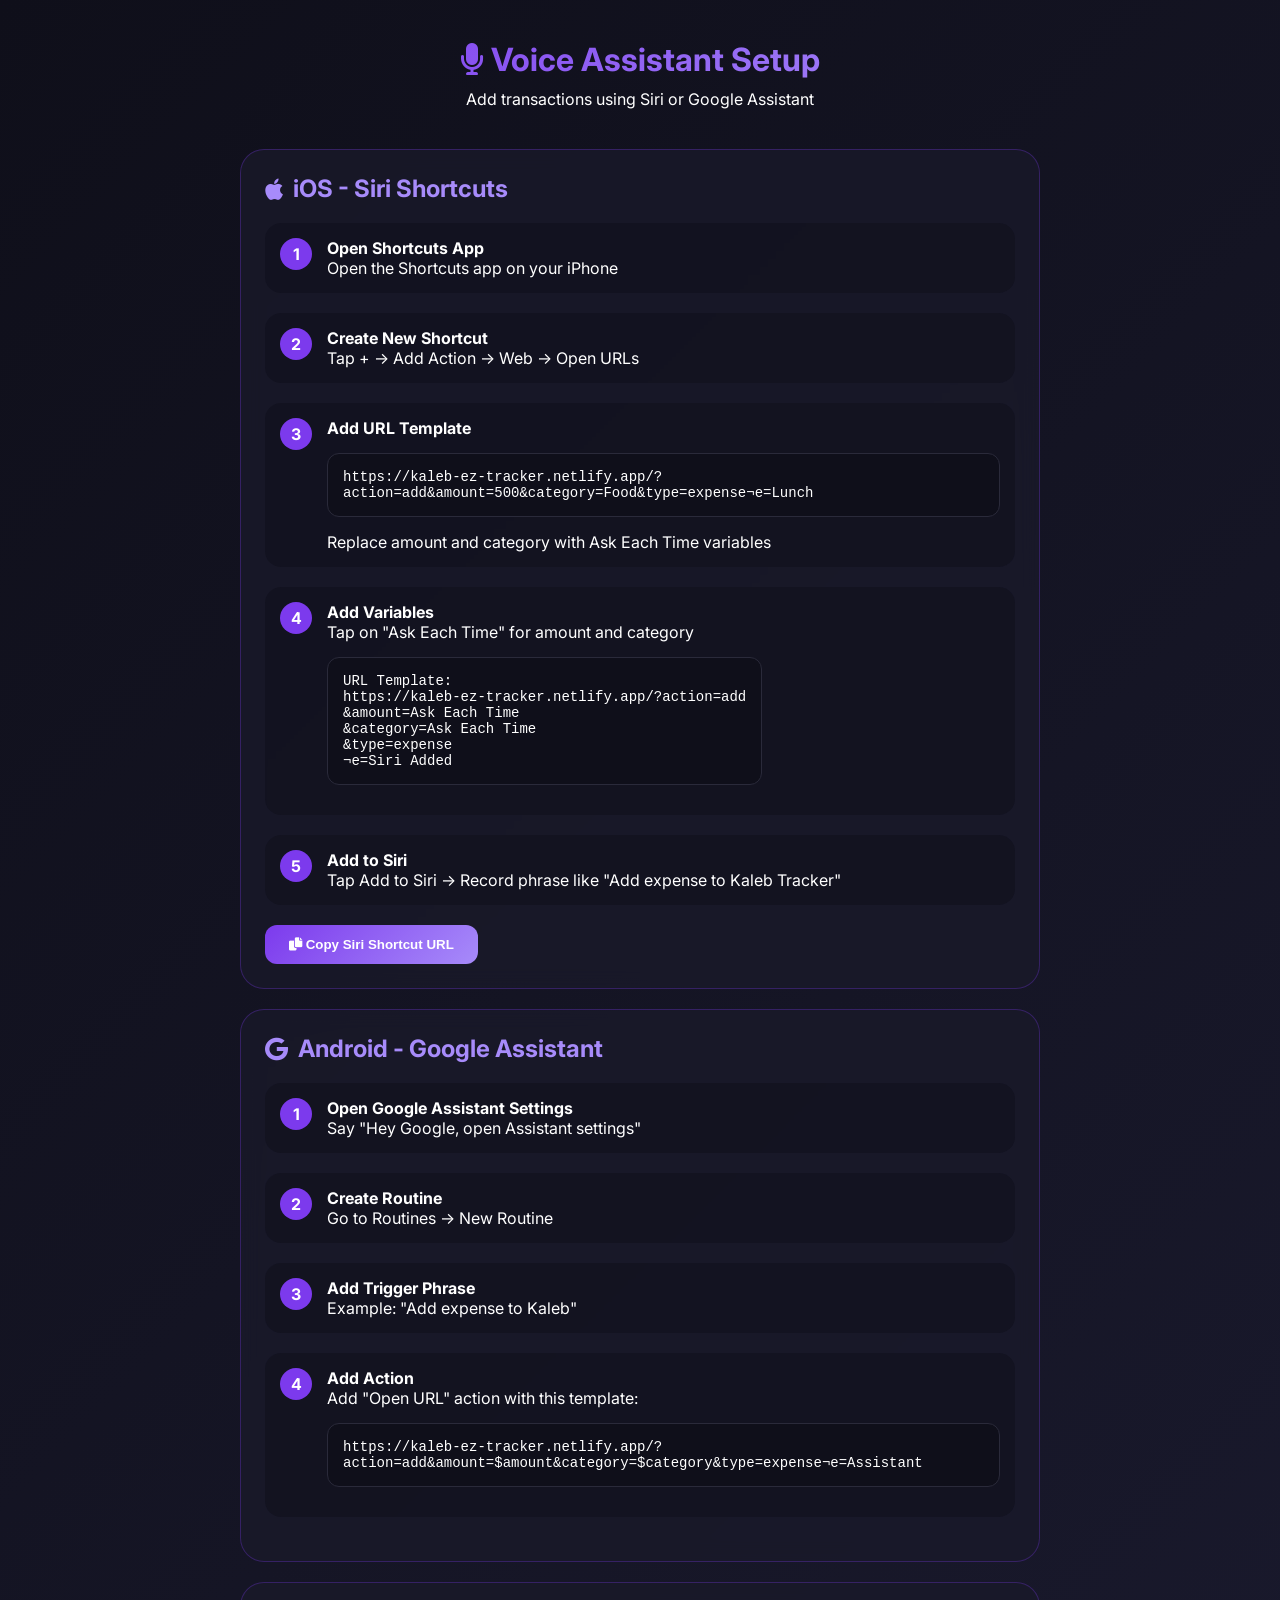
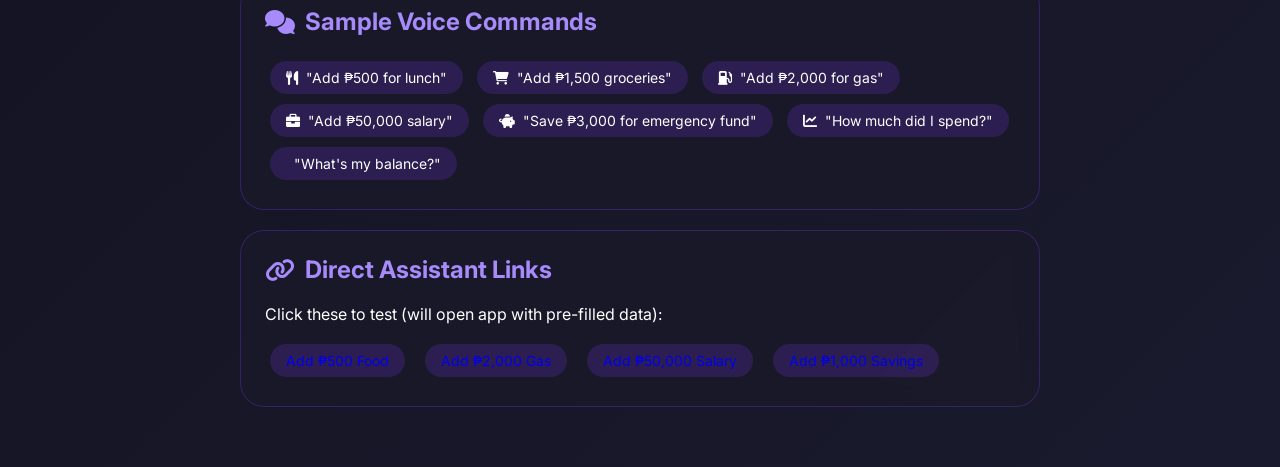
<file: assistant-guide.html>
<!DOCTYPE html>
<html lang="en">
<head>
    <meta charset="UTF-8">
    <meta name="viewport" content="width=device-width, initial-scale=1.0">
    <title>Voice Assistant Setup - Kaleb Ez Tracker</title>
    <link href="https://fonts.googleapis.com/css2?family=Inter:wght@400;500;600;700&display=swap" rel="stylesheet">
    <link rel="stylesheet" href="https://cdnjs.cloudflare.com/ajax/libs/font-awesome/6.0.0-beta3/css/all.min.css">
    <style>
        * {
            margin: 0;
            padding: 0;
            box-sizing: border-box;
        }
        
        body {
            font-family: 'Inter', sans-serif;
            background: linear-gradient(135deg, #0f0f1a 0%, #1a1a2e 100%);
            min-height: 100vh;
            padding: 40px 20px;
            color: #ffffff;
        }
        
        .container {
            max-width: 800px;
            margin: 0 auto;
        }
        
        .header {
            text-align: center;
            margin-bottom: 40px;
        }
        
        .header h1 {
            font-size: 2rem;
            background: linear-gradient(135deg, #7C3AED, #A78BFA);
            -webkit-background-clip: text;
            background-clip: text;
            color: transparent;
            margin-bottom: 10px;
        }
        
        .card {
            background: rgba(26, 26, 42, 0.8);
            backdrop-filter: blur(10px);
            border-radius: 24px;
            padding: 24px;
            margin-bottom: 20px;
            border: 1px solid rgba(124, 58, 237, 0.3);
        }
        
        .card h2 {
            display: flex;
            align-items: center;
            gap: 10px;
            margin-bottom: 20px;
            color: #A78BFA;
        }
        
        .step {
            display: flex;
            gap: 15px;
            margin-bottom: 20px;
            padding: 15px;
            background: rgba(15, 15, 26, 0.5);
            border-radius: 16px;
        }
        
        .step-number {
            width: 32px;
            height: 32px;
            background: #7C3AED;
            border-radius: 50%;
            display: flex;
            align-items: center;
            justify-content: center;
            font-weight: bold;
            flex-shrink: 0;
        }
        
        .code-block {
            background: #0f0f1a;
            border-radius: 12px;
            padding: 15px;
            margin: 15px 0;
            font-family: monospace;
            font-size: 14px;
            overflow-x: auto;
            border: 1px solid #2a2a3a;
        }
        
        .badge {
            display: inline-flex;
            align-items: center;
            gap: 8px;
            background: rgba(124, 58, 237, 0.2);
            padding: 8px 16px;
            border-radius: 20px;
            font-size: 14px;
            margin: 5px;
        }
        
        button {
            background: linear-gradient(135deg, #7C3AED, #A78BFA);
            border: none;
            padding: 12px 24px;
            border-radius: 12px;
            color: white;
            font-weight: 600;
            cursor: pointer;
            transition: all 0.3s ease;
        }
        
        button:hover {
            transform: translateY(-2px);
            box-shadow: 0 5px 20px rgba(124, 58, 237, 0.4);
        }
        
        @media (max-width: 768px) {
            .step {
                flex-direction: column;
            }
        }
    </style>
</head>
<body>
    <div class="container">
        <div class="header">
            <h1><i class="fas fa-microphone"></i> Voice Assistant Setup</h1>
            <p>Add transactions using Siri or Google Assistant</p>
        </div>
        
        <!-- iOS Siri Shortcuts -->
        <div class="card">
            <h2><i class="fab fa-apple"></i> iOS - Siri Shortcuts</h2>
            
            <div class="step">
                <div class="step-number">1</div>
                <div>
                    <strong>Open Shortcuts App</strong>
                    <p>Open the Shortcuts app on your iPhone</p>
                </div>
            </div>
            
            <div class="step">
                <div class="step-number">2</div>
                <div>
                    <strong>Create New Shortcut</strong>
                    <p>Tap + → Add Action → Web → Open URLs</p>
                </div>
            </div>
            
            <div class="step">
                <div class="step-number">3</div>
                <div>
                    <strong>Add URL Template</strong>
                    <div class="code-block">
                        https://kaleb-ez-tracker.netlify.app/?action=add&amount=500&category=Food&type=expense&note=Lunch
                    </div>
                    <p>Replace amount and category with Ask Each Time variables</p>
                </div>
            </div>
            
            <div class="step">
                <div class="step-number">4</div>
                <div>
                    <strong>Add Variables</strong>
                    <p>Tap on "Ask Each Time" for amount and category</p>
                    <div class="code-block">
                        URL Template:<br>
                        https://kaleb-ez-tracker.netlify.app/?action=add<br>
                        &amount=Ask Each Time<br>
                        &category=Ask Each Time<br>
                        &type=expense<br>
                        &note=Siri Added
                    </div>
                </div>
            </div>
            
            <div class="step">
                <div class="step-number">5</div>
                <div>
                    <strong>Add to Siri</strong>
                    <p>Tap Add to Siri → Record phrase like "Add expense to Kaleb Tracker"</p>
                </div>
            </div>
            
            <button onclick="copySiriShortcut()">
                <i class="fas fa-copy"></i> Copy Siri Shortcut URL
            </button>
        </div>
        
        <!-- Android Google Assistant -->
        <div class="card">
            <h2><i class="fab fa-google"></i> Android - Google Assistant</h2>
            
            <div class="step">
                <div class="step-number">1</div>
                <div>
                    <strong>Open Google Assistant Settings</strong>
                    <p>Say "Hey Google, open Assistant settings"</p>
                </div>
            </div>
            
            <div class="step">
                <div class="step-number">2</div>
                <div>
                    <strong>Create Routine</strong>
                    <p>Go to Routines → New Routine</p>
                </div>
            </div>
            
            <div class="step">
                <div class="step-number">3</div>
                <div>
                    <strong>Add Trigger Phrase</strong>
                    <p>Example: "Add expense to Kaleb"</p>
                </div>
            </div>
            
            <div class="step">
                <div class="step-number">4</div>
                <div>
                    <strong>Add Action</strong>
                    <p>Add "Open URL" action with this template:</p>
                    <div class="code-block">
                        https://kaleb-ez-tracker.netlify.app/?action=add&amount=$amount&category=$category&type=expense&note=Assistant
                    </div>
                </div>
            </div>
        </div>
        
        <!-- Sample Commands -->
        <div class="card">
            <h2><i class="fas fa-comments"></i> Sample Voice Commands</h2>
            
            <div class="badge"><i class="fas fa-utensils"></i> "Add ₱500 for lunch"</div>
            <div class="badge"><i class="fas fa-shopping-cart"></i> "Add ₱1,500 groceries"</div>
            <div class="badge"><i class="fas fa-gas-pump"></i> "Add ₱2,000 for gas"</div>
            <div class="badge"><i class="fas fa-briefcase"></i> "Add ₱50,000 salary"</div>
            <div class="badge"><i class="fas fa-piggy-bank"></i> "Save ₱3,000 for emergency fund"</div>
            <div class="badge"><i class="fas fa-chart-line"></i> "How much did I spend?"</div>
            <div class="badge"><i class="fas fa-chart-simple"></i> "What's my balance?"</div>
        </div>
        
        <!-- Direct Links -->
        <div class="card">
            <h2><i class="fas fa-link"></i> Direct Assistant Links</h2>
            <p>Click these to test (will open app with pre-filled data):</p>
            <div style="margin-top: 15px; display: flex; flex-wrap: wrap; gap: 10px;">
                <a href="?action=add&amount=500&category=Food&type=expense&note=Lunch" class="badge" style="text-decoration: none;">
                    Add ₱500 Food
                </a>
                <a href="?action=add&amount=2000&category=Gas&type=expense&note=Petron" class="badge" style="text-decoration: none;">
                    Add ₱2,000 Gas
                </a>
                <a href="?action=add&amount=50000&category=Salary&type=income&note=Monthly" class="badge" style="text-decoration: none;">
                    Add ₱50,000 Salary
                </a>
                <a href="?action=add&amount=1000&category=Savings&type=savings&note=Emergency" class="badge" style="text-decoration: none;">
                    Add ₱1,000 Savings
                </a>
            </div>
        </div>
    </div>
    
    <script>
        function copySiriShortcut() {
            const url = "https://kaleb-ez-tracker.netlify.app/?action=add&amount=Ask%20Each%20Time&category=Ask%20Each%20Time&type=expense&note=Siri%20Added";
            navigator.clipboard.writeText(url);
            alert('✅ URL copied! You can now paste it in Shortcuts app.');
        }
    </script>
</body>
</html>
</file>
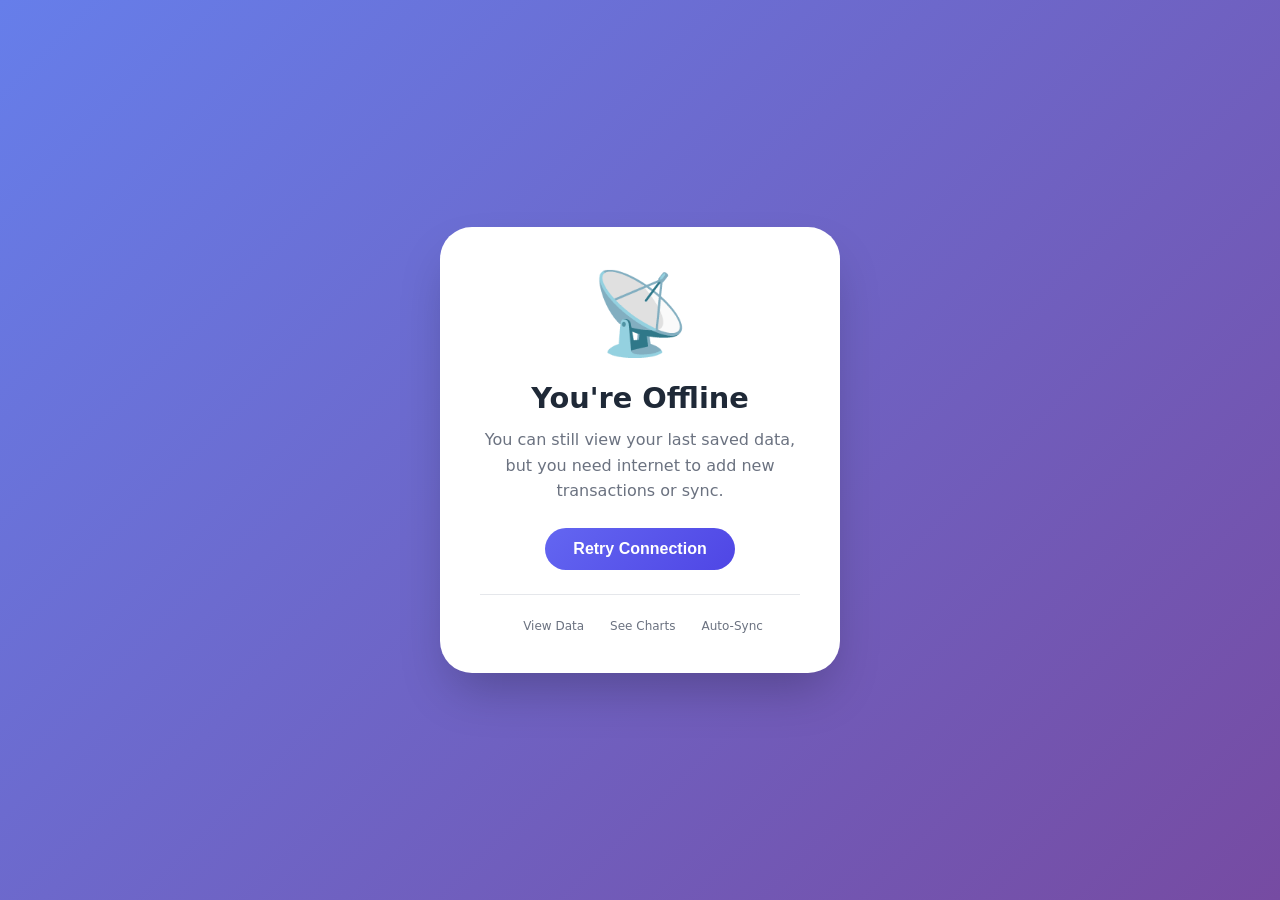
<file: offline.html>
<!DOCTYPE html>
<html lang="en">
<head>
    <meta charset="UTF-8">
    <meta name="viewport" content="width=device-width, initial-scale=1.0">
    <title>Offline - Kaleb Ez Tracker</title>
    <style>
        * {
            margin: 0;
            padding: 0;
            box-sizing: border-box;
        }
        body {
            font-family: system-ui, -apple-system, 'Inter', sans-serif;
            min-height: 100vh;
            background: linear-gradient(135deg, #667eea 0%, #764ba2 100%);
            display: flex;
            align-items: center;
            justify-content: center;
            padding: 20px;
        }
        .offline-card {
            background: white;
            border-radius: 32px;
            padding: 40px;
            max-width: 400px;
            text-align: center;
            box-shadow: 0 25px 50px -12px rgba(0,0,0,0.25);
            animation: slideUp 0.5s ease;
        }
        @keyframes slideUp {
            from {
                opacity: 0;
                transform: translateY(30px);
            }
            to {
                opacity: 1;
                transform: translateY(0);
            }
        }
        .offline-icon {
            font-size: 80px;
            margin-bottom: 20px;
        }
        h1 {
            font-size: 1.8rem;
            margin-bottom: 12px;
            color: #1f2937;
        }
        p {
            color: #6b7280;
            margin-bottom: 24px;
            line-height: 1.6;
        }
        button {
            background: linear-gradient(135deg, #6366f1, #4f46e5);
            color: white;
            border: none;
            padding: 12px 28px;
            border-radius: 40px;
            font-size: 1rem;
            font-weight: 600;
            cursor: pointer;
            transition: all 0.3s;
        }
        button:hover {
            transform: translateY(-2px);
            box-shadow: 0 8px 20px rgba(99,102,241,0.3);
        }
        .features {
            margin-top: 24px;
            padding-top: 24px;
            border-top: 1px solid #e5e7eb;
            display: flex;
            justify-content: center;
            gap: 20px;
        }
        .feature {
            font-size: 12px;
            color: #6b7280;
        }
        .feature i {
            color: #6366f1;
            margin-right: 6px;
        }
    </style>
</head>
<body>
    <div class="offline-card">
        <div class="offline-icon">📡</div>
        <h1>You're Offline</h1>
        <p>You can still view your last saved data, but you need internet to add new transactions or sync.</p>
        <button onclick="location.reload()">
            <i class="fas fa-sync-alt"></i> Retry Connection
        </button>
        <div class="features">
            <div class="feature"><i class="fas fa-eye"></i> View Data</div>
            <div class="feature"><i class="fas fa-chart-line"></i> See Charts</div>
            <div class="feature"><i class="fas fa-sync"></i> Auto-Sync</div>
        </div>
    </div>
    <script>
        // Auto redirect when online
        window.addEventListener('online', () => {
            window.location.href = '/';
        });
    </script>
</body>
</html>
</file>
